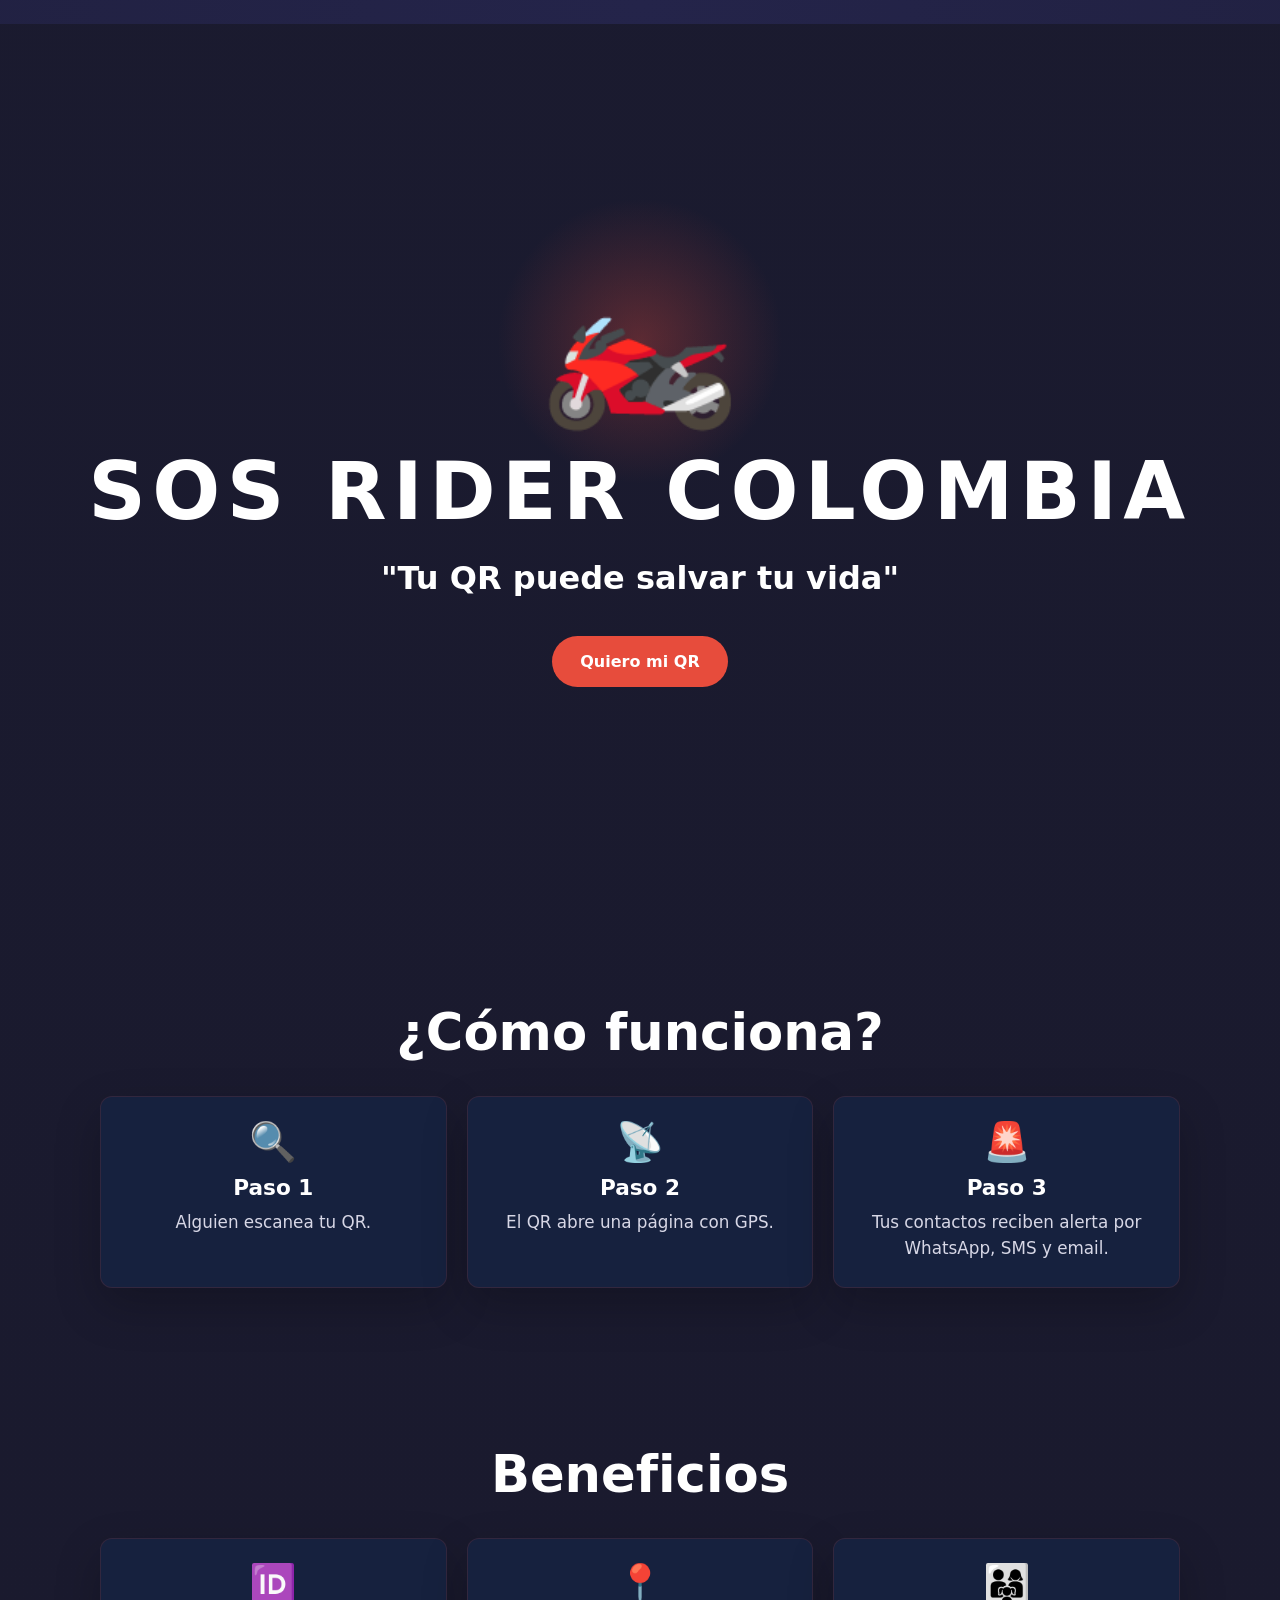
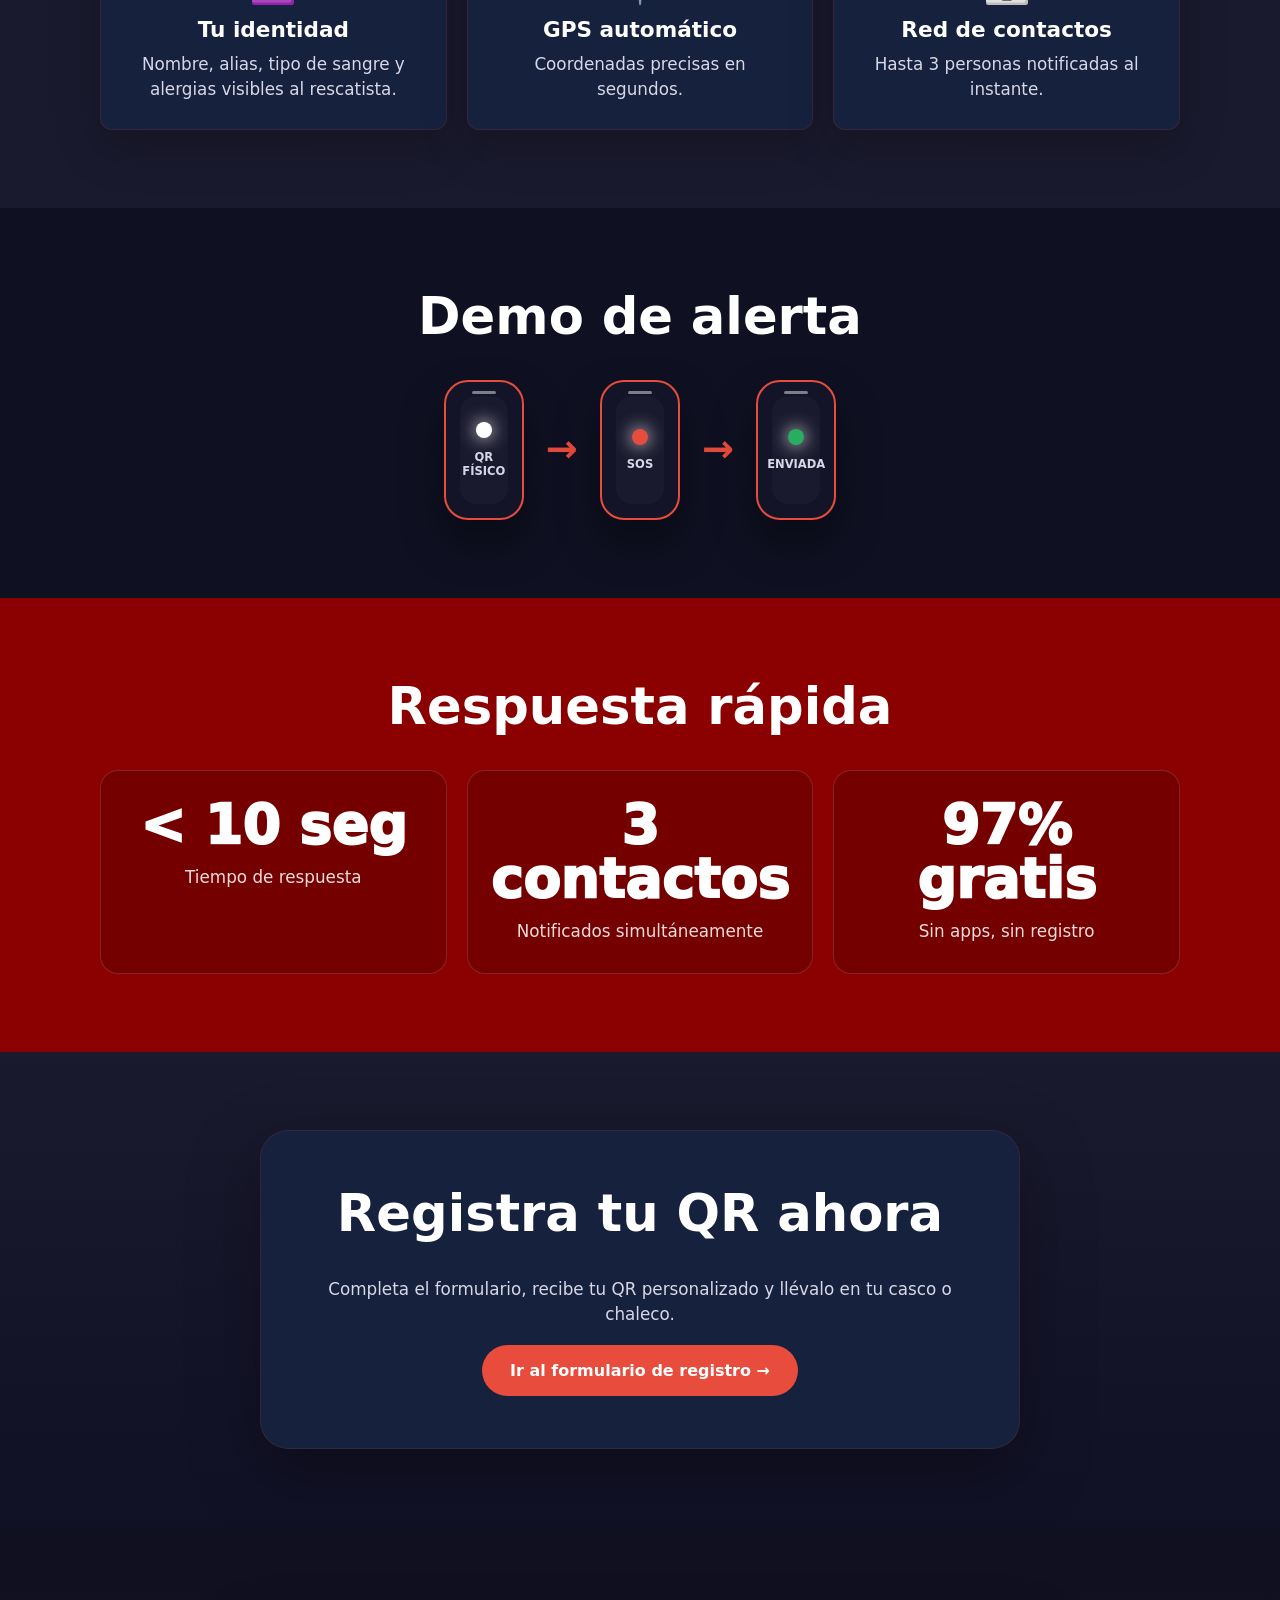
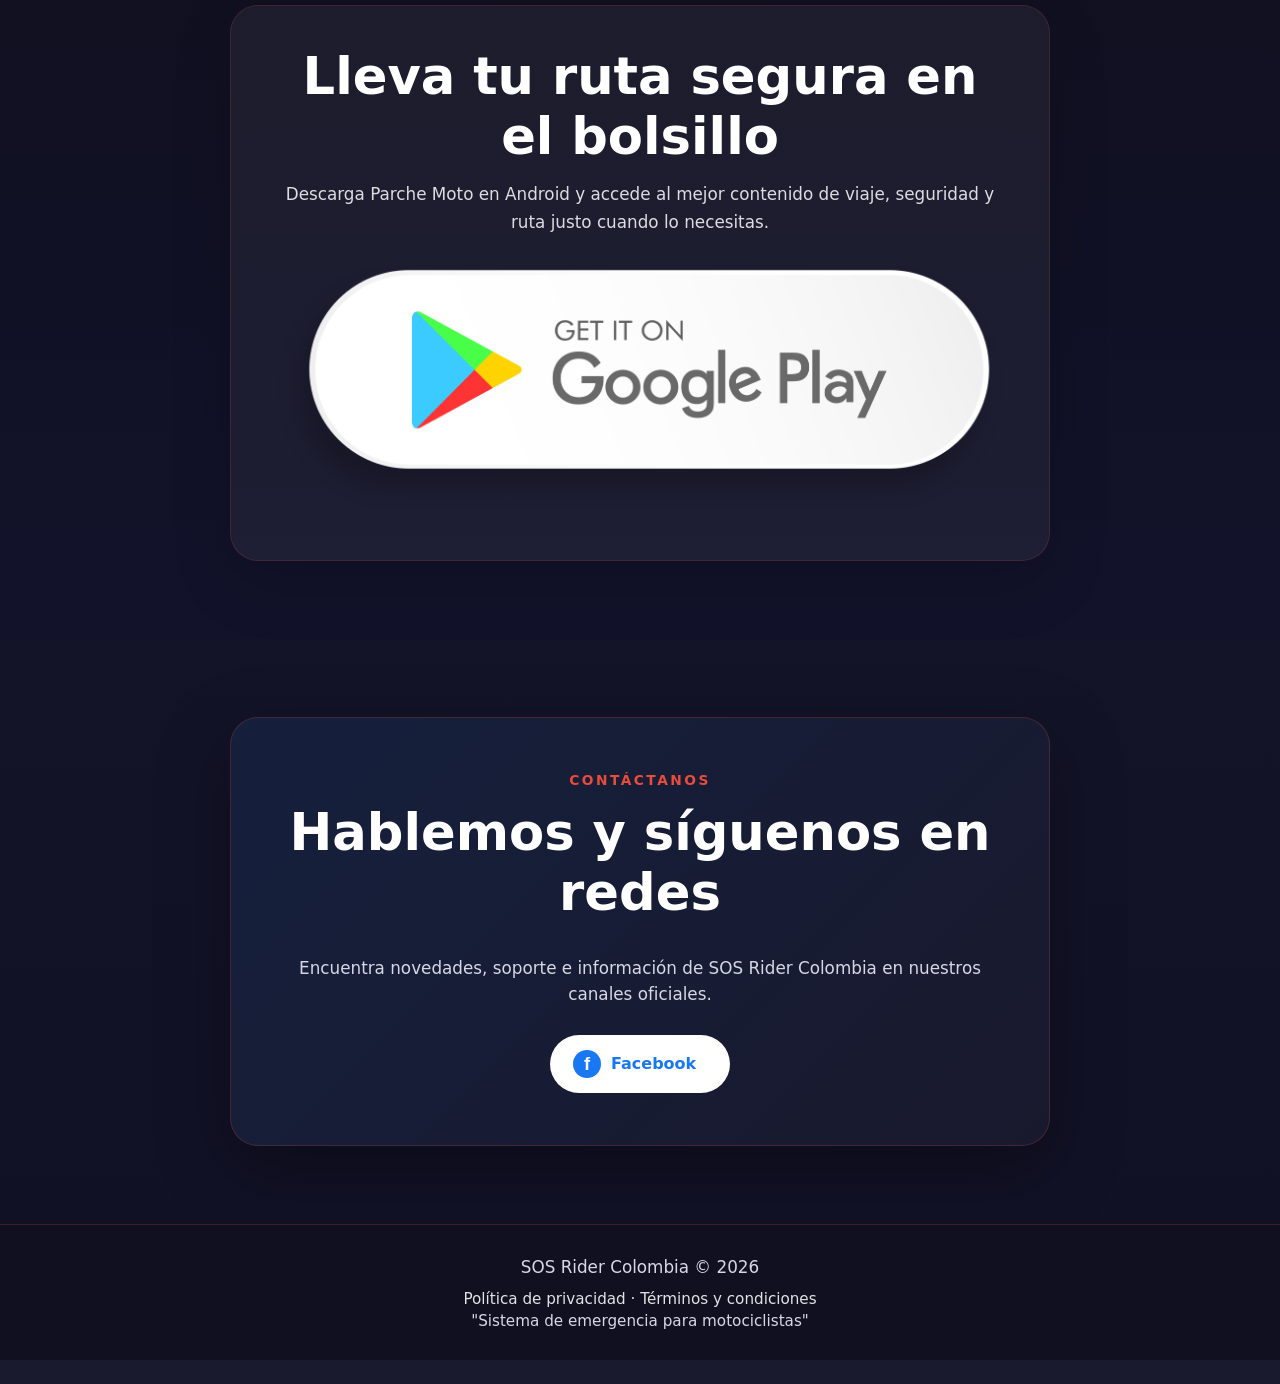
<file: index.html>
<!DOCTYPE html>
<html lang="es">
<head>
  <meta charset="UTF-8">
  <meta name="viewport" content="width=device-width, initial-scale=1.0, viewport-fit=cover">
  <!-- Primary SEO -->
  <meta name="description" content="SOS Rider Colombia: sistema de emergencia gratuito para motociclistas. Registra tu QR, llévalo en tu casco o moto y tus contactos recibirán tu ubicación GPS en segundos si hay un accidente.">
  <meta name="keywords" content="SOS Rider Colombia, QR emergencia moto, seguridad motociclistas Colombia, sistema emergencia motociclistas, QR casco moto, alerta emergencia GPS moto Colombia">
  <meta name="author" content="SOS Rider Colombia">
  <meta name="robots" content="index, follow">
  <link rel="canonical" href="https://luissuarez89.github.io/SOS-Rider/">

  <!-- Open Graph (Facebook, WhatsApp) -->
  <meta property="og:type" content="website">
  <meta property="og:url" content="https://luissuarez89.github.io/SOS-Rider/">
  <meta property="og:title" content="SOS Rider Colombia — Tu QR puede salvar tu vida">
  <meta property="og:description" content="Sistema de emergencia gratuito para motociclistas. Un QR en tu casco alerta a tus contactos con tu ubicación GPS si hay un accidente.">
  <meta property="og:image" content="https://luissuarez89.github.io/SOS-Rider/og-image.jpg">
  <meta property="og:locale" content="es_CO">
  <meta property="og:site_name" content="SOS Rider Colombia">

  <!-- Twitter Card -->
  <meta name="twitter:card" content="summary_large_image">
  <meta name="twitter:title" content="SOS Rider Colombia — Tu QR puede salvar tu vida">
  <meta name="twitter:description" content="Sistema de emergencia gratuito para motociclistas colombianos. Registra tu QR gratis.">
  <meta name="twitter:image" content="https://luissuarez89.github.io/SOS-Rider/og-image.jpg">

  <link rel="preconnect" href="https://script.google.com">
  <link rel="dns-prefetch" href="https://api.qrserver.com">
  <meta name="theme-color" content="#1a1a2e">
  <meta name="mobile-web-app-capable" content="yes">
  <meta name="apple-mobile-web-app-capable" content="yes">
  <meta name="apple-mobile-web-app-status-bar-style" content="black-translucent">
  <meta name="apple-mobile-web-app-title" content="SOS Rider">
  <title>SOS Rider Colombia — Sistema de emergencia gratuito para motociclistas</title>

  <!-- CSS Files -->
  <link rel="stylesheet" href="css/variables.css">
  <link rel="stylesheet" href="css/base.css">
  <link rel="stylesheet" href="css/layout.css">
  <link rel="stylesheet" href="css/components.css">
  <link rel="stylesheet" href="css/animations.css">
  <link rel="stylesheet" href="css/landing.css">
</head>
<body>
  <main class="app" aria-live="polite">

    <section id="screen-landing" class="screen">
      <div class="landing-wrap">
        <section class="landing-hero" aria-labelledby="landing-title">
          <div class="hero-content">
            <div class="hero-emoji" aria-hidden="true">🏍️</div>
            <h1 id="landing-title" class="landing-title">SOS Rider Colombia</h1>
            <p class="landing-tagline">"Tu QR puede salvar tu vida"</p>
            <button id="landing-cta" class="landing-cta" type="button">Quiero mi QR</button>
          </div>
        </section>

        <section class="landing-section" aria-labelledby="how-title">
          <div class="landing-section-inner">
            <h2 id="how-title" class="landing-heading">¿Cómo funciona?</h2>
            <div class="landing-grid">
              <article class="landing-card">
                <span class="landing-card-icon" aria-hidden="true">🔍</span>
                <h3>Paso 1</h3>
                <p>Alguien escanea tu QR.</p>
              </article>
              <article class="landing-card">
                <span class="landing-card-icon" aria-hidden="true">📡</span>
                <h3>Paso 2</h3>
                <p>El QR abre una página con GPS.</p>
              </article>
              <article class="landing-card">
                <span class="landing-card-icon" aria-hidden="true">🚨</span>
                <h3>Paso 3</h3>
                <p>Tus contactos reciben alerta por WhatsApp, SMS y email.</p>
              </article>
            </div>
          </div>
        </section>

        <section class="landing-section" aria-labelledby="benefits-title">
          <div class="landing-section-inner">
            <h2 id="benefits-title" class="landing-heading">Beneficios</h2>
            <div class="landing-grid">
              <article class="landing-card">
                <span class="landing-card-icon" aria-hidden="true">🆔</span>
                <h3>Tu identidad</h3>
                <p>Nombre, alias, tipo de sangre y alergias visibles al rescatista.</p>
              </article>
              <article class="landing-card">
                <span class="landing-card-icon" aria-hidden="true">📍</span>
                <h3>GPS automático</h3>
                <p>Coordenadas precisas en segundos.</p>
              </article>
              <article class="landing-card">
                <span class="landing-card-icon" aria-hidden="true">👨‍👩‍👧</span>
                <h3>Red de contactos</h3>
                <p>Hasta 3 personas notificadas al instante.</p>
              </article>
            </div>
          </div>
        </section>

        <section class="landing-section demo-section" aria-labelledby="demo-title">
          <div class="landing-section-inner">
            <h2 id="demo-title" class="landing-heading">Demo de alerta</h2>
            <div class="demo-flow" aria-label="Flujo de QR físico a pantalla SOS y alerta enviada">
              <div class="phone-mockup" aria-label="QR físico">
                <div class="phone-screen">
                  <span class="phone-dot qr" aria-hidden="true"></span>
                  <span class="phone-label">QR físico</span>
                </div>
              </div>
              <div class="demo-arrow" aria-hidden="true">→</div>
              <div class="phone-mockup" aria-label="Pantalla SOS">
                <div class="phone-screen">
                  <span class="phone-dot sos" aria-hidden="true"></span>
                  <span class="phone-label">SOS</span>
                </div>
              </div>
              <div class="demo-arrow" aria-hidden="true">→</div>
              <div class="phone-mockup" aria-label="Alerta enviada">
                <div class="phone-screen">
                  <span class="phone-dot sent" aria-hidden="true"></span>
                  <span class="phone-label">Enviada</span>
                </div>
              </div>
            </div>
          </div>
        </section>

        <section id="landing-stats" class="landing-section stats-section" aria-labelledby="stats-title">
          <div class="landing-section-inner">
            <h2 id="stats-title" class="landing-heading">Respuesta rápida</h2>
            <div class="landing-grid">
              <div class="stat-card">
                <span class="stat-number"><span class="stat-prefix">&lt; </span><span class="count-up" data-target="10">0</span><span class="stat-suffix"> seg</span></span>
                <p class="stat-label">Tiempo de respuesta</p>
              </div>
              <div class="stat-card">
                <span class="stat-number"><span class="count-up" data-target="3">0</span><span class="stat-suffix"> contactos</span></span>
                <p class="stat-label">Notificados simultáneamente</p>
              </div>
              <div class="stat-card">
                <span class="stat-number"><span class="count-up" data-target="100">0</span><span class="stat-suffix">% gratis</span></span>
                <p class="stat-label">Sin apps, sin registro</p>
              </div>
            </div>
          </div>
        </section>

        <section id="section-register" class="landing-section register-section" aria-label="Registro" aria-labelledby="register-title">
          <div class="landing-section-inner">
            <div class="register-panel">
              <h2 id="register-title" class="landing-heading">Registra tu QR ahora</h2>
              <p>Completa el formulario, recibe tu QR personalizado y llévalo en tu casco o chaleco.</p>
              <a class="register-btn" href="https://forms.gle/eVotSEsrQuvvetvJ6" target="_blank" rel="noopener noreferrer">Ir al formulario de registro →</a>
            </div>
          </div>
        </section>

        <section class="landing-section promo-section" aria-labelledby="promo-title">
          <div class="landing-section-inner">
            <div class="promo-card">
              <h2 id="promo-title" class="landing-heading">Lleva tu ruta segura en el bolsillo</h2>
              <p>Descarga Parche Moto en Android y accede al mejor contenido de viaje, seguridad y ruta justo cuando lo necesitas.</p>
              <a class="promo-btn" href="https://play.google.com/store/apps/details?id=com.zerausk.parchemoto&pcampaignid=web_share" target="_blank" rel="noopener noreferrer">
                <img src="resources/vecteezy_google-play-store-download-button-in-white-colors-download_12871364.png" alt="Descargar de Play Store" class="promo-btn__icon">
              </a>
            </div>
          </div>
        </section>

        <section id="section-contact" class="landing-section contact-section" aria-labelledby="contact-title">
          <div class="landing-section-inner">
            <div class="contact-panel">
              <span class="contact-kicker">Contáctanos</span>
              <h2 id="contact-title" class="landing-heading">Hablemos y síguenos en redes</h2>
              <p>Encuentra novedades, soporte e información de SOS Rider Colombia en nuestros canales oficiales.</p>
              <div id="contact-links" class="contact-links" aria-label="Canales oficiales de contacto"></div>
            </div>
          </div>
        </section>

        <footer class="landing-footer">
          <p>SOS Rider Colombia © 2026</p>
          <p class="footer-links"><a href="politicas/">Política de privacidad</a> · <a href="terminos/">Términos y condiciones</a></p>
          <small>"Sistema de emergencia para motociclistas"</small>
        </footer>
      </div>
    </section>

    <section id="screen-no-alias" class="screen">
      <div class="card">
        <div class="error-icon" aria-hidden="true">✕</div>
        <h2>QR inválido — no se encontró el alias del piloto</h2>
      </div>
    </section>

    <section id="screen-gps" class="screen">
      <div class="card">
        <div class="spinner" aria-hidden="true"></div>
        <h2 id="gps-title">Obteniendo ubicación GPS…</h2>
        <p id="gps-message">Permite el acceso a tu ubicación para enviar una alerta precisa.</p>
      </div>
    </section>

    <section id="screen-main" class="screen">
      <div class="card">
        <div class="icon" aria-hidden="true">🏍️</div>
        <h1>EMERGENCIA SOS</h1>
        <div class="alias-box">
          <div class="alias-label">Piloto</div>
          <div id="alias-value" class="alias-value"></div>
        </div>
        <div id="accuracy-value" class="accuracy">Precisión GPS: ±0m</div>
        <button id="open-confirm" class="sos-btn" type="button">🚨<span>ENVIAR ALERTA SOS</span></button>
        <p class="hint">Al presionar, se notificará a tus contactos de emergencia</p>
      </div>
    </section>

    <section id="screen-success" class="screen"></section>
  </main>

  <div id="modal-confirm" class="modal-overlay" role="dialog" aria-modal="true" aria-labelledby="modal-title">
    <div class="modal-card">
      <h2 id="modal-title">¿Confirmas que hay una emergencia?</h2>
      <p>Se enviará tu ubicación GPS a tus contactos</p>
      <div class="modal-actions">
        <button id="cancel-alert" class="modal-btn btn-cancel" type="button">Cancelar</button>
        <button id="send-alert" class="modal-btn btn-send" type="button">SÍ, ENVIAR ALERTA</button>
      </div>
    </div>
  </div>

  <!-- JavaScript Modules -->
  <script src="js/constants.js"></script>
  <script src="js/geolocation.js"></script>
  <script src="js/ui.js"></script>
  <script src="js/alerts.js"></script>
  <script src="js/animations.js"></script>
  <script src="js/app.js"></script>

  <script type="application/ld+json">
  {
    "@context": "https://schema.org",
    "@type": "WebApplication",
    "name": "SOS Rider Colombia",
    "url": "https://luissuarez89.github.io/SOS-Rider/",
    "description": "Sistema de emergencia gratuito para motociclistas colombianos basado en códigos QR y geolocalización GPS.",
    "applicationCategory": "SafetyApplication",
    "operatingSystem": "Any",
    "offers": {
      "@type": "Offer",
      "price": "0",
      "priceCurrency": "COP"
    },
    "inLanguage": "es-CO",
    "creator": {
      "@type": "Organization",
      "name": "SOS Rider Colombia",
      "url": "https://luissuarez89.github.io/SOS-Rider/"
    }
  }
  </script>
</body>
</html>
</file>
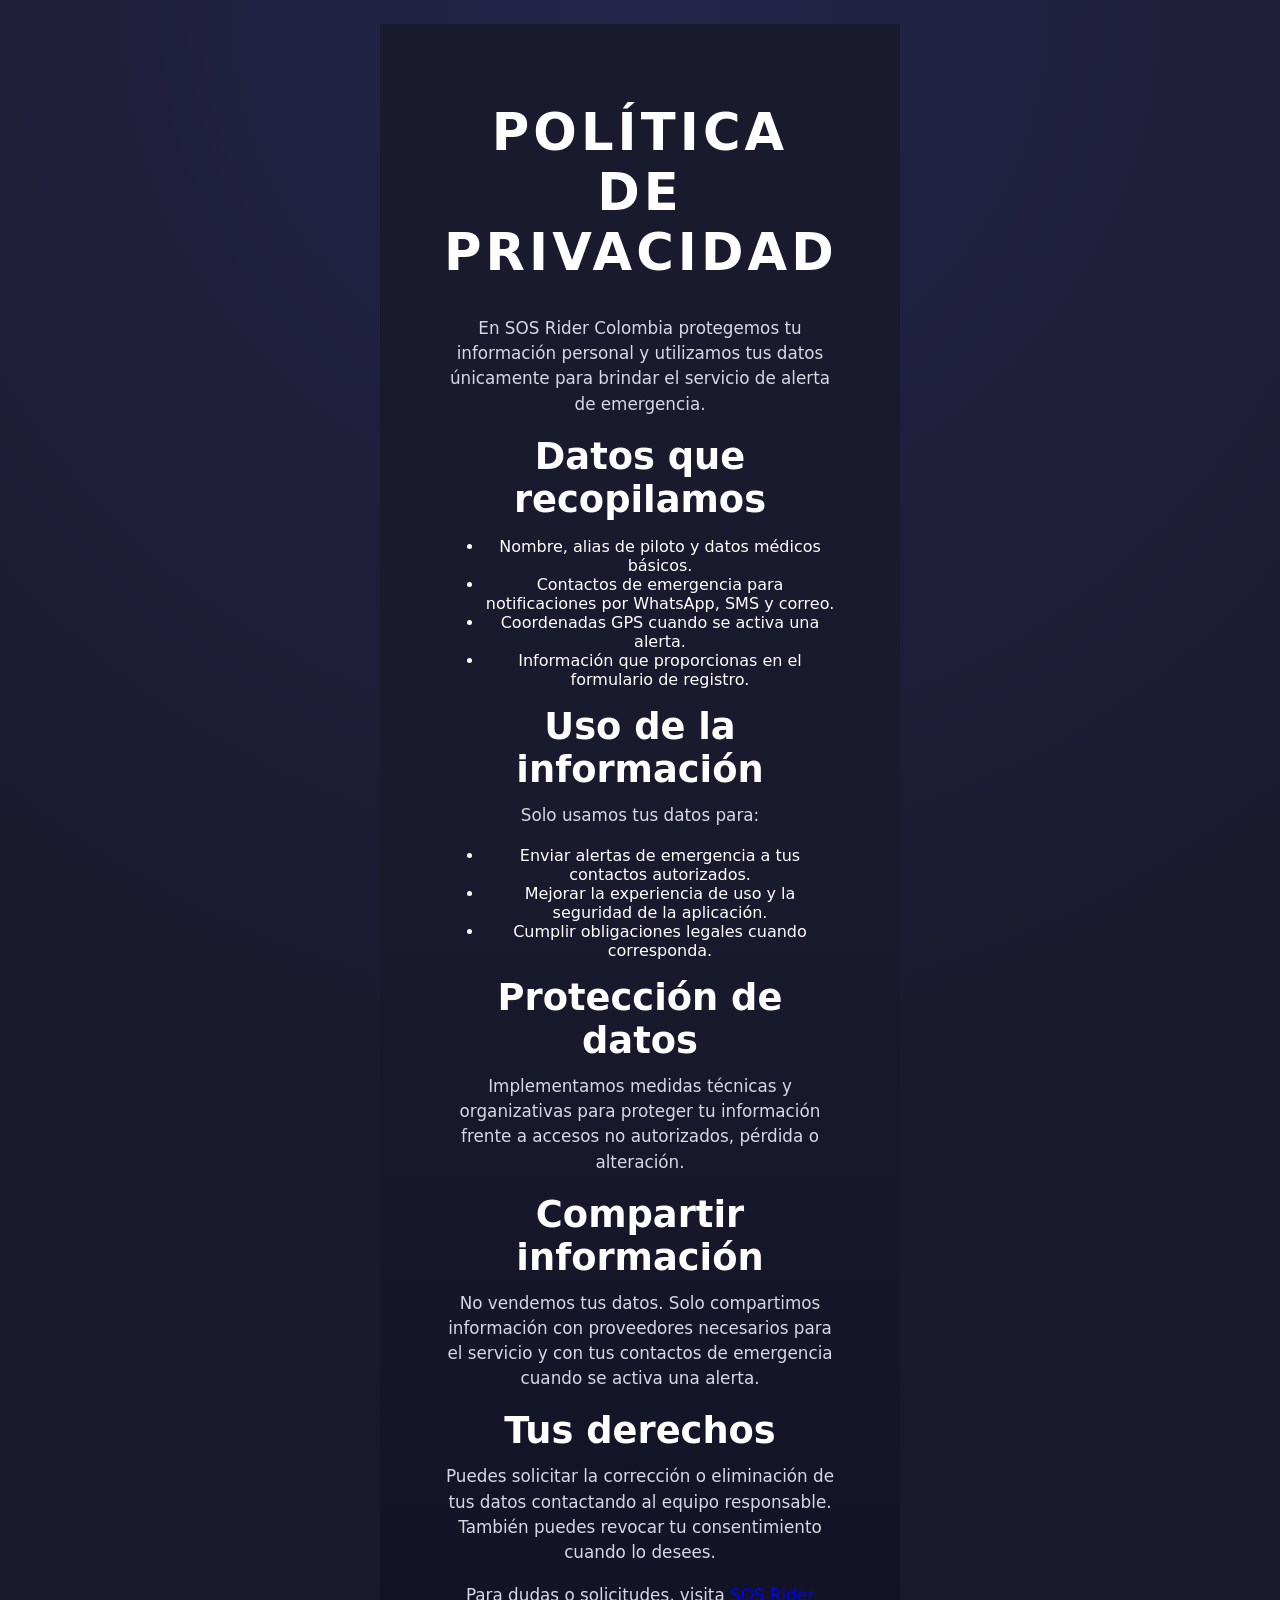
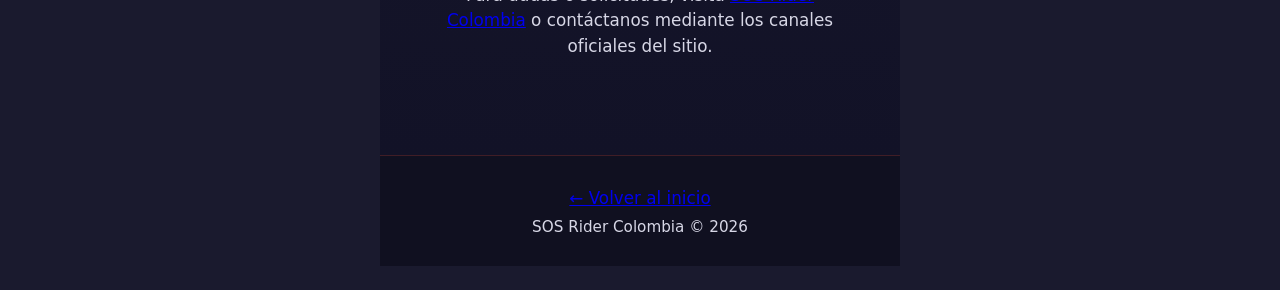
<file: politicas/index.html>
<!DOCTYPE html>
<html lang="es">
<head>
  <meta charset="UTF-8">
  <meta name="viewport" content="width=device-width, initial-scale=1.0, viewport-fit=cover">
  <meta name="description" content="Política de privacidad de SOS Rider Colombia, explicando cómo se usan y protegen los datos del usuario en emergencias.">
  <meta name="theme-color" content="#e63946">
  <title>Política de privacidad | SOS Rider Colombia</title>
  <link rel="stylesheet" href="../css/variables.css">
  <link rel="stylesheet" href="../css/base.css">
  <link rel="stylesheet" href="../css/layout.css">
  <link rel="stylesheet" href="../css/components.css">
  <link rel="stylesheet" href="../css/animations.css">
  <link rel="stylesheet" href="../css/landing.css">
</head>
<body>
  <main class="app">
    <section class="screen is-active">
      <div class="landing-wrap">
        <section class="landing-section" aria-labelledby="privacy-title">
          <div class="landing-section-inner">
            <h1 id="privacy-title" class="landing-heading">Política de privacidad</h1>
            <p>En SOS Rider Colombia protegemos tu información personal y utilizamos tus datos únicamente para brindar el servicio de alerta de emergencia.</p>

            <h2>Datos que recopilamos</h2>
            <ul>
              <li>Nombre, alias de piloto y datos médicos básicos.</li>
              <li>Contactos de emergencia para notificaciones por WhatsApp, SMS y correo.</li>
              <li>Coordenadas GPS cuando se activa una alerta.</li>
              <li>Información que proporcionas en el formulario de registro.</li>
            </ul>

            <h2>Uso de la información</h2>
            <p>Solo usamos tus datos para:</p>
            <ul>
              <li>Enviar alertas de emergencia a tus contactos autorizados.</li>
              <li>Mejorar la experiencia de uso y la seguridad de la aplicación.</li>
              <li>Cumplir obligaciones legales cuando corresponda.</li>
            </ul>

            <h2>Protección de datos</h2>
            <p>Implementamos medidas técnicas y organizativas para proteger tu información frente a accesos no autorizados, pérdida o alteración.</p>

            <h2>Compartir información</h2>
            <p>No vendemos tus datos. Solo compartimos información con proveedores necesarios para el servicio y con tus contactos de emergencia cuando se activa una alerta.</p>

            <h2>Tus derechos</h2>
            <p>Puedes solicitar la corrección o eliminación de tus datos contactando al equipo responsable. También puedes revocar tu consentimiento cuando lo desees.</p>

            <p>Para dudas o solicitudes, visita <a href="../index.html">SOS Rider Colombia</a> o contáctanos mediante los canales oficiales del sitio.</p>
          </div>
        </section>
        <footer class="landing-footer">
          <p><a href="../index.html">← Volver al inicio</a></p>
          <small>SOS Rider Colombia © 2026</small>
        </footer>
      </div>
    </section>
  </main>
</body>
</html>
</file>
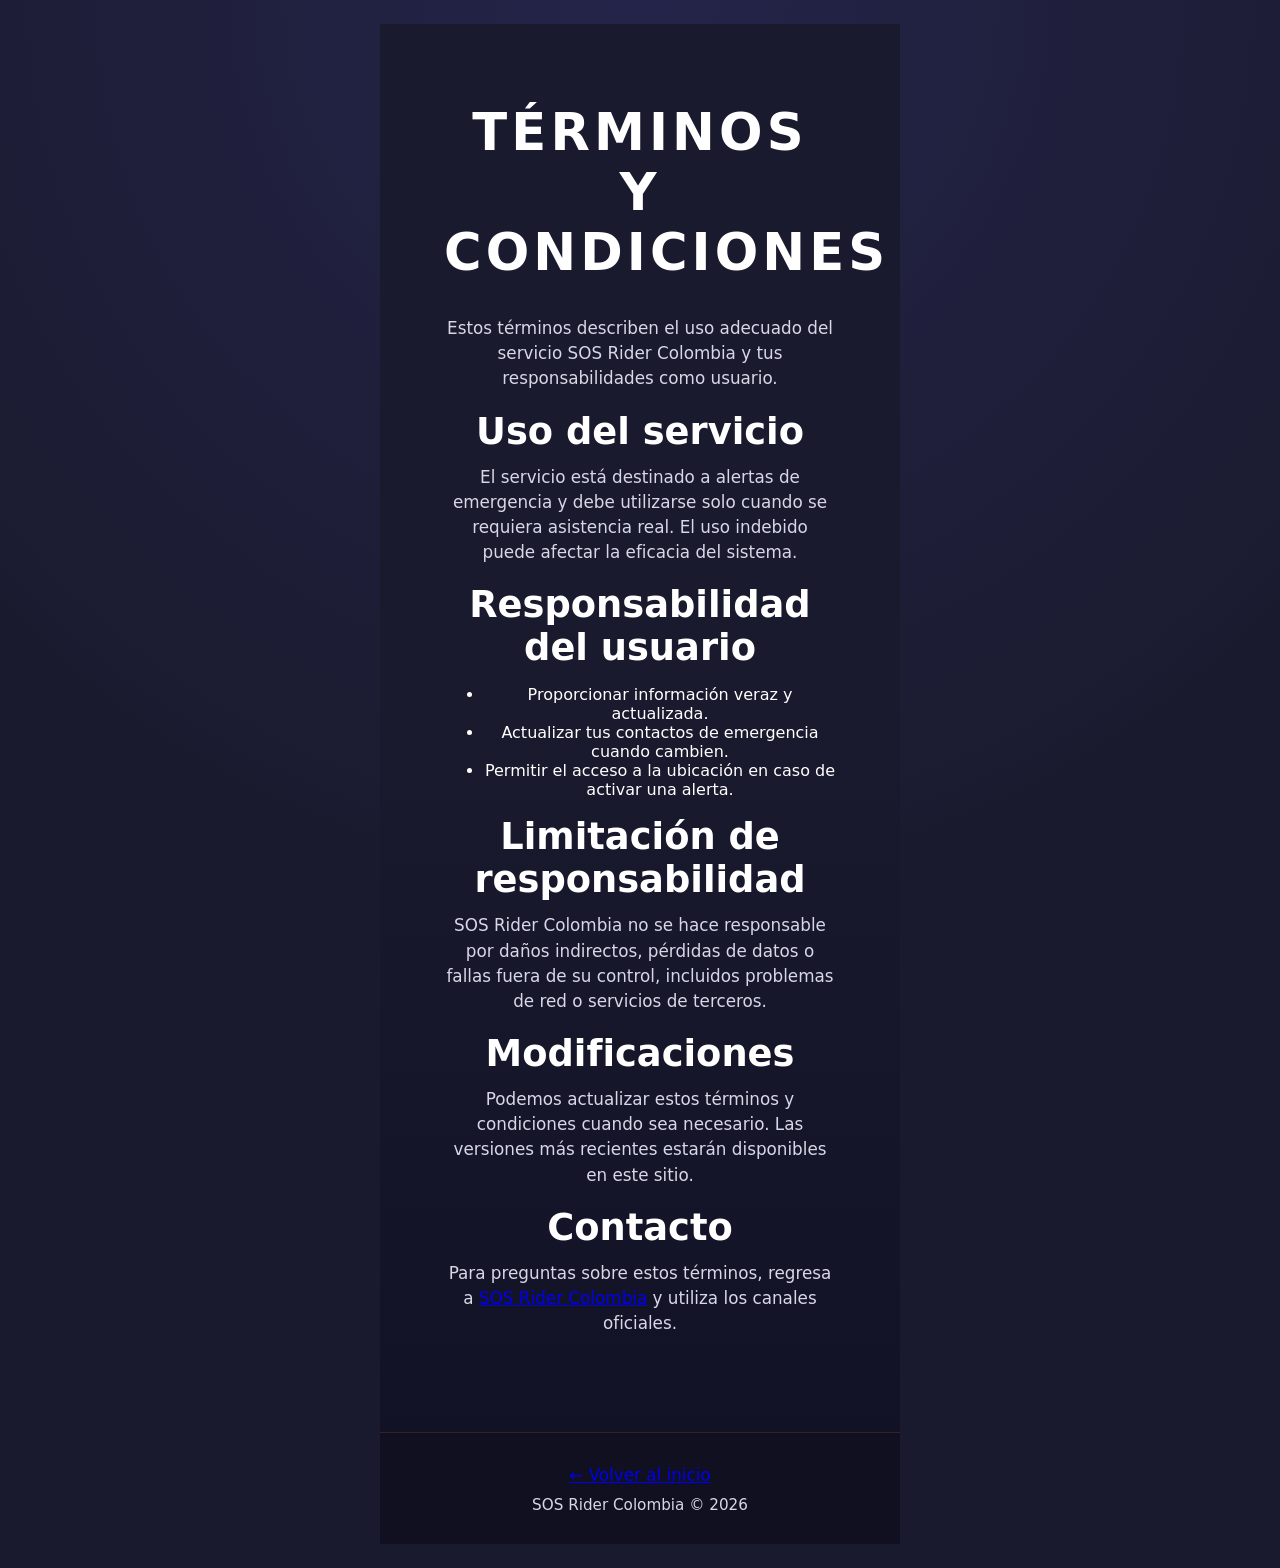
<file: terminos/index.html>
<!DOCTYPE html>
<html lang="es">
<head>
  <meta charset="UTF-8">
  <meta name="viewport" content="width=device-width, initial-scale=1.0, viewport-fit=cover">
  <meta name="description" content="Términos y condiciones de uso de SOS Rider Colombia para el uso responsable del servicio de alerta de emergencia.">
  <meta name="theme-color" content="#e63946">
  <title>Términos y condiciones | SOS Rider Colombia</title>
  <link rel="stylesheet" href="../css/variables.css">
  <link rel="stylesheet" href="../css/base.css">
  <link rel="stylesheet" href="../css/layout.css">
  <link rel="stylesheet" href="../css/components.css">
  <link rel="stylesheet" href="../css/animations.css">
  <link rel="stylesheet" href="../css/landing.css">
</head>
<body>
  <main class="app">
    <section class="screen is-active">
      <div class="landing-wrap">
        <section class="landing-section" aria-labelledby="terms-title">
          <div class="landing-section-inner">
            <h1 id="terms-title" class="landing-heading">Términos y condiciones</h1>
            <p>Estos términos describen el uso adecuado del servicio SOS Rider Colombia y tus responsabilidades como usuario.</p>

            <h2>Uso del servicio</h2>
            <p>El servicio está destinado a alertas de emergencia y debe utilizarse solo cuando se requiera asistencia real. El uso indebido puede afectar la eficacia del sistema.</p>

            <h2>Responsabilidad del usuario</h2>
            <ul>
              <li>Proporcionar información veraz y actualizada.</li>
              <li>Actualizar tus contactos de emergencia cuando cambien.</li>
              <li>Permitir el acceso a la ubicación en caso de activar una alerta.</li>
            </ul>

            <h2>Limitación de responsabilidad</h2>
            <p>SOS Rider Colombia no se hace responsable por daños indirectos, pérdidas de datos o fallas fuera de su control, incluidos problemas de red o servicios de terceros.</p>

            <h2>Modificaciones</h2>
            <p>Podemos actualizar estos términos y condiciones cuando sea necesario. Las versiones más recientes estarán disponibles en este sitio.</p>

            <h2>Contacto</h2>
            <p>Para preguntas sobre estos términos, regresa a <a href="../index.html">SOS Rider Colombia</a> y utiliza los canales oficiales.</p>
          </div>
        </section>
        <footer class="landing-footer">
          <p><a href="../index.html">← Volver al inicio</a></p>
          <small>SOS Rider Colombia © 2026</small>
        </footer>
      </div>
    </section>
  </main>
</body>
</html>
</file>
<file: css/variables.css>
:root {
  --bg: #1a1a2e;
  --red: #e74c3c;
  --red-dark: #c0392b;
  --green: #27ae60;
  --text: #ffffff;
  --muted: #d7d7e6;
  --card: rgba(255, 255, 255, 0.1);
  --card-strong: rgba(255, 255, 255, 0.16);
  --shadow: rgba(0, 0, 0, 0.35);
}
</file>
<file: css/base.css>
* {
  box-sizing: border-box;
}

html,
body {
  min-height: 100%;
  margin: 0;
}

body {
  align-items: center;
  background: radial-gradient(circle at top, #24244a 0%, var(--bg) 55%);
  color: var(--text);
  display: flex;
  font-family: system-ui, -apple-system, BlinkMacSystemFont, "Segoe UI", sans-serif;
  justify-content: center;
  padding: 24px;
  text-align: center;
}

button {
  font: inherit;
}

h1,
h2,
p {
  margin-top: 0;
}

h1 {
  font-size: clamp(2.2rem, 9vw, 4rem);
  letter-spacing: 0.08em;
  margin-bottom: 18px;
  text-transform: uppercase;
}

h2 {
  font-size: clamp(1.6rem, 7vw, 2.3rem);
  margin-bottom: 12px;
}

p {
  color: var(--muted);
  font-size: 1.05rem;
  line-height: 1.5;
  margin-bottom: 18px;
}
</file>
<file: css/layout.css>
.app {
  max-width: 520px;
  width: 100%;
}

.screen {
  align-items: center;
  display: none;
  flex-direction: column;
  justify-content: center;
  min-height: calc(100vh - 48px);
  width: 100%;
}

.screen.is-active {
  display: flex;
}

.card {
  align-items: center;
  background: var(--card);
  border: 1px solid rgba(255, 255, 255, 0.16);
  border-radius: 28px;
  box-shadow: 0 24px 70px var(--shadow);
  display: flex;
  flex-direction: column;
  padding: 32px 24px;
  width: 100%;
}

@media (min-width: 460px) {
  .card {
    padding: 42px 34px;
  }
}

.icon {
  font-size: 76px;
  line-height: 1;
  margin-bottom: 18px;
}

.error-icon {
  align-items: center;
  background: var(--red);
  border-radius: 50%;
  display: inline-flex;
  font-size: 54px;
  font-weight: 900;
  height: 96px;
  justify-content: center;
  line-height: 1;
  margin-bottom: 20px;
  width: 96px;
}

.success-icon {
  font-size: 72px;
  margin-bottom: 16px;
}

.alias-box {
  background: var(--card-strong);
  border: 2px solid rgba(231, 76, 60, 0.75);
  border-radius: 18px;
  margin-bottom: 18px;
  padding: 14px 18px;
  width: 100%;
}

.alias-label,
.accuracy {
  color: var(--muted);
  font-size: 0.95rem;
}

.alias-value {
  color: var(--text);
  font-size: clamp(1.5rem, 7vw, 2.25rem);
  font-weight: 800;
  margin-top: 4px;
  overflow-wrap: anywhere;
}

.accuracy {
  margin-bottom: 34px;
}

.hint {
  color: var(--muted);
  font-size: 0.95rem;
  margin-bottom: 0;
}

.spinner {
  animation: spin 1s linear infinite;
  border: 8px solid rgba(255, 255, 255, 0.18);
  border-radius: 50%;
  border-top-color: var(--red);
  height: 92px;
  margin-bottom: 28px;
  width: 92px;
}

.modal-overlay {
  align-items: center;
  background: rgba(0, 0, 0, 0.76);
  display: none;
  inset: 0;
  justify-content: center;
  padding: 24px;
  position: fixed;
  z-index: 10;
}

.modal-overlay.is-active {
  display: flex;
}

.modal-card {
  background: #24243e;
  border: 1px solid rgba(255, 255, 255, 0.18);
  border-radius: 26px;
  box-shadow: 0 24px 80px rgba(0, 0, 0, 0.55);
  max-width: 440px;
  padding: 28px 22px;
  width: 100%;
}

.modal-actions {
  display: grid;
  gap: 12px;
  grid-template-columns: 1fr;
  margin-top: 8px;
}

@media (min-width: 460px) {
  .modal-actions {
    grid-template-columns: 1fr 1.4fr;
  }
}

.success-subtitle {
  color: #a0a0b0;
  margin-bottom: 24px;
}

.success-card {
  background: #16213e;
  border: 1px solid #27ae6044;
  border-radius: 12px;
  padding: 16px;
  width: 100%;
  max-width: 340px;
  margin-bottom: 24px;
}

.success-row {
  display: flex;
  justify-content: space-between;
  padding: 8px 0;
  border-bottom: 1px solid #ffffff11;
  font-size: 14px;
  gap: 16px;
}

.success-row:last-child {
  border-bottom: none;
}

.success-label {
  color: #a0a0b0;
}

.success-value {
  color: white;
  font-weight: 500;
  text-align: right;
}

.success-ok {
  color: #27ae60;
}

.success-footer {
  color: #666;
  font-size: 12px;
  text-align: center;
  max-width: 300px;
  margin-bottom: 0;
}
</file>
<file: css/components.css>
.sos-btn {
  align-items: center;
  animation: pulse 2s infinite;
  background: var(--red);
  border: 0;
  border-radius: 50%;
  box-shadow: 0 16px 36px rgba(231, 76, 60, 0.28);
  color: var(--text);
  cursor: pointer;
  display: flex;
  flex-direction: column;
  font-size: 1.45rem;
  font-weight: 900;
  gap: 8px;
  height: 220px;
  justify-content: center;
  line-height: 1.15;
  margin-bottom: 28px;
  padding: 24px;
  text-transform: uppercase;
  transition: transform 160ms ease, background 160ms ease;
  width: 220px;
}

.sos-btn:hover,
.sos-btn:focus-visible {
  background: var(--red-dark);
  transform: scale(1.03);
}

.sos-btn:active {
  transform: scale(0.98);
}

.landing-cta,
.register-btn {
  background: var(--red);
  border: 0;
  border-radius: 999px;
  color: var(--text);
  cursor: pointer;
  display: inline-flex;
  font-weight: 900;
  padding: 16px 28px;
  text-decoration: none;
  transition: transform 160ms ease, background 160ms ease, box-shadow 160ms ease;
}

.landing-cta:hover,
.landing-cta:focus-visible,
.register-btn:hover,
.register-btn:focus-visible {
  background: var(--red-dark);
  box-shadow: 0 12px 28px rgba(231, 76, 60, 0.26);
  transform: translateY(-2px);
}

.maps-button {
  display: block;
  background: #1a6b3c;
  color: white;
  text-decoration: none;
  padding: 14px 32px;
  border-radius: 10px;
  margin-bottom: 16px;
  font-size: 16px;
  transition: transform 160ms ease, opacity 160ms ease;
}

.maps-button:hover,
.maps-button:focus-visible {
  opacity: 0.92;
  transform: translateY(-1px);
}

.modal-btn {
  border: 0;
  border-radius: 999px;
  cursor: pointer;
  font-weight: 800;
  padding: 14px 20px;
  text-decoration: none;
  transition: transform 160ms ease, opacity 160ms ease;
}

.modal-btn:hover,
.modal-btn:focus-visible {
  opacity: 0.92;
  transform: translateY(-1px);
}

.btn-cancel {
  background: #6c757d;
  color: var(--text);
}

.btn-send {
  background: var(--red);
  color: var(--text);
}
</file>
<file: css/animations.css>
@keyframes pulse {
  0%   { box-shadow: 0 0 0 0 rgba(231, 76, 60, 0.7); }
  70%  { box-shadow: 0 0 0 30px rgba(231, 76, 60, 0); }
  100% { box-shadow: 0 0 0 0 rgba(231, 76, 60, 0); }
}

@keyframes spin {
  to { transform: rotate(360deg); }
}

@keyframes heroPulse {
  0%, 100% { opacity: 0.56; transform: translate(-50%, -50%) scale(0.9); }
  50% { opacity: 1; transform: translate(-50%, -50%) scale(1.12); }
}

@keyframes arrowPulse {
  0%, 100% { opacity: 0.35; transform: scale(0.92); }
  50% { opacity: 1; transform: scale(1.08); }
}

@media (max-width: 560px) {
  @keyframes arrowPulseMobile {
    0%, 100% { opacity: 0.35; transform: rotate(90deg) scale(0.92); }
    50% { opacity: 1; transform: rotate(90deg) scale(1.08); }
  }
}
</file>
<file: css/landing.css>
#screen-landing {
  align-items: stretch;
  color: var(--text);
  justify-content: flex-start;
  margin-left: calc(50% - 50vw);
  min-height: 100dvh;
  text-align: center;
  width: 100vw;
}

#screen-landing.is-active {
  display: flex;
}

.landing-wrap {
  background: linear-gradient(180deg, rgba(26, 26, 46, 0.96) 0%, var(--bg) 46%, #111126 100%);
  min-height: 100dvh;
  overflow: hidden;
  width: 100%;
}

.landing-section {
  padding: 78px clamp(20px, 5vw, 64px);
}

.landing-section-inner {
  margin: 0 auto;
  max-width: 1080px;
  width: 100%;
}

.landing-hero {
  align-items: center;
  display: flex;
  justify-content: center;
  min-height: 100dvh;
  padding: 56px 24px;
  position: relative;
}

.hero-content {
  align-items: center;
  display: flex;
  flex-direction: column;
  position: relative;
  z-index: 1;
}

.hero-emoji {
  font-size: clamp(5.5rem, 19vw, 10rem);
  line-height: 1;
  margin-bottom: 24px;
  position: relative;
}

.hero-emoji::before {
  animation: heroPulse 3s ease-in-out infinite;
  background: radial-gradient(circle, rgba(231, 76, 60, 0.32) 0%, rgba(231, 76, 60, 0.12) 42%, rgba(231, 76, 60, 0) 70%);
  border-radius: 50%;
  content: '';
  height: 1.8em;
  left: 50%;
  position: absolute;
  top: 50%;
  transform: translate(-50%, -50%);
  width: 1.8em;
  z-index: -1;
}

.landing-title {
  font-size: clamp(2.4rem, 9vw, 5rem);
  letter-spacing: 0.08em;
  margin-bottom: 16px;
  text-transform: uppercase;
}

.landing-tagline {
  color: var(--text);
  font-size: clamp(1.25rem, 4vw, 2rem);
  font-weight: 700;
  margin-bottom: 34px;
}

.landing-heading {
  font-size: clamp(2rem, 6vw, 3.2rem);
  margin-bottom: 34px;
}

.landing-grid {
  display: grid;
  gap: 20px;
  grid-template-columns: repeat(auto-fit, minmax(240px, 1fr));
}

.landing-card {
  background: #16213e;
  border: 1px solid #e74c3c22;
  border-radius: 12px;
  box-shadow: 0 18px 46px rgba(0, 0, 0, 0.22);
  padding: 26px 22px;
  transition: transform 180ms ease, border-color 180ms ease, box-shadow 180ms ease;
}

.landing-card:hover,
.landing-card:focus-within {
  border-color: rgba(231, 76, 60, 0.42);
  box-shadow: 0 24px 56px rgba(0, 0, 0, 0.32);
  transform: translateY(-4px);
}

.landing-card-icon {
  display: block;
  font-size: 2.4rem;
  line-height: 1;
  margin-bottom: 14px;
}

.landing-card h3 {
  font-size: 1.35rem;
  margin: 0 0 10px;
}

.landing-card p {
  margin-bottom: 0;
}

.demo-section {
  background: #0f1021;
}

.demo-flow {
  align-items: center;
  display: flex;
  flex-wrap: wrap;
  gap: 22px;
  justify-content: center;
}

.phone-mockup {
  align-items: center;
  background: #141429;
  border: 2px solid var(--red);
  border-radius: 24px;
  box-shadow: 0 22px 44px rgba(0, 0, 0, 0.35);
  display: flex;
  flex-direction: column;
  height: 140px;
  justify-content: center;
  padding: 14px;
  position: relative;
  width: 80px;
}

.phone-mockup::before {
  background: rgba(255, 255, 255, 0.45);
  border-radius: 999px;
  content: '';
  height: 3px;
  left: 50%;
  position: absolute;
  top: 9px;
  transform: translateX(-50%);
  width: 24px;
}

.phone-screen {
  align-items: center;
  background: #1a1a2e;
  border-radius: 16px;
  display: flex;
  flex-direction: column;
  gap: 12px;
  height: 100%;
  justify-content: center;
  width: 100%;
}

.phone-dot {
  background: var(--red);
  border-radius: 50%;
  box-shadow: 0 0 18px currentColor;
  height: 16px;
  width: 16px;
}

.phone-dot.qr { background: #ffffff; }
.phone-dot.sos { background: var(--red); }
.phone-dot.sent { background: var(--green); }

.phone-label {
  color: var(--muted);
  font-size: 0.72rem;
  font-weight: 800;
  text-transform: uppercase;
}

.demo-arrow {
  animation: arrowPulse 1.4s ease-in-out infinite;
  color: var(--red);
  font-size: 2.4rem;
  font-weight: 900;
  line-height: 1;
}

.stats-section {
  background: #8B0000;
}

.stat-card {
  background: rgba(0, 0, 0, 0.16);
  border: 1px solid rgba(255, 255, 255, 0.14);
  border-radius: 18px;
  padding: 28px 18px;
}

.stat-number {
  color: var(--text);
  display: block;
  font-size: clamp(2.1rem, 8vw, 3.4rem);
  font-weight: 950;
  line-height: 1;
  margin-bottom: 12px;
}

.stat-label {
  color: rgba(255, 255, 255, 0.86);
  margin-bottom: 0;
}

.register-section {
  background: linear-gradient(180deg, var(--bg) 0%, #111126 100%);
}

.register-panel {
  background: #16213e;
  border: 1px solid #e74c3c22;
  border-radius: 28px;
  box-shadow: 0 24px 70px var(--shadow);
  margin: 0 auto;
  max-width: 760px;
  padding: clamp(30px, 6vw, 52px);
}

.landing-footer {
  background: #101020;
  border-top: 1px solid rgba(231, 76, 60, 0.22);
  padding: 30px 20px;
}

.landing-footer p {
  margin-bottom: 6px;
}

.landing-footer .footer-links {
  margin: 8px 0 0;
  font-size: 0.95rem;
}

.landing-footer .footer-links a {
  color: rgba(255, 255, 255, 0.88);
  text-decoration: none;
}

.landing-footer .footer-links a:hover,
.landing-footer .footer-links a:focus {
  text-decoration: underline;
}

.landing-footer small {
  color: var(--muted);
  font-size: 0.95rem;
}

  .promo-section {
    background: linear-gradient(180deg, #101020 0%, #12122b 100%);
  }

  .promo-card,
  .success-ad {
    background: rgba(255, 255, 255, 0.05);
    border: 1px solid rgba(231, 76, 60, 0.18);
    border-radius: 28px;
    box-shadow: 0 24px 60px rgba(0, 0, 0, 0.16);
    margin: 0 auto;
    max-width: 820px;
    padding: clamp(28px, 4vw, 40px);
    text-align: center;
  }

  .promo-card h2,
  .success-ad h2 {
    margin-bottom: 14px;
  }

  .promo-card p,
  .success-ad p {
    color: #dcdce1;
    margin-bottom: 22px;
    line-height: 1.7;
    max-width: 720px;
    margin-left: auto;
    margin-right: auto;
  }

  .promo-btn {
    display: inline-block;
    border: none;
    padding: 0;
    background: transparent;
    text-decoration: none;
    line-height: 0;
    cursor: pointer;
  }

  .promo-btn:hover,
  .promo-btn:focus-visible {
    transform: translateY(-1px);
  }

  .promo-btn__icon {
    display: block;
    width: 100%;
    height: auto;
  }

  @media (max-width: 560px) {
    .promo-card,
    .success-ad {
      padding: 24px 18px;
    }

    .promo-btn {
      width: 100%;
    }
  }
}

.contact-section {
  background: linear-gradient(180deg, #111126 0%, #0f1021 100%);
}

.contact-panel {
  background: linear-gradient(135deg, rgba(22, 33, 62, 0.96), rgba(26, 26, 46, 0.96));
  border: 1px solid rgba(231, 76, 60, 0.22);
  border-radius: 28px;
  box-shadow: 0 24px 70px var(--shadow);
  margin: 0 auto;
  max-width: 820px;
  padding: clamp(30px, 6vw, 52px);
}

.contact-kicker {
  color: var(--red);
  display: inline-block;
  font-size: 0.86rem;
  font-weight: 900;
  letter-spacing: 0.18em;
  margin-bottom: 14px;
  text-transform: uppercase;
}

.contact-links {
  display: flex;
  flex-wrap: wrap;
  gap: 14px;
  justify-content: center;
  margin-top: 28px;
}

.contact-link {
  align-items: center;
  background: var(--text);
  border: 1px solid rgba(255, 255, 255, 0.22);
  border-radius: 999px;
  color: #1877f2;
  display: inline-flex;
  font-weight: 900;
  gap: 10px;
  min-width: 180px;
  padding: 14px 22px;
  text-decoration: none;
  transition: transform 160ms ease, box-shadow 160ms ease, opacity 160ms ease;
}

.contact-link:hover,
.contact-link:focus-visible {
  box-shadow: 0 14px 32px rgba(24, 119, 242, 0.22);
  opacity: 0.94;
  transform: translateY(-2px);
}

.contact-link-icon {
  align-items: center;
  background: #1877f2;
  border-radius: 50%;
  color: var(--text);
  display: inline-flex;
  font-family: Arial, Helvetica, sans-serif;
  font-size: 1.15rem;
  font-weight: 900;
  height: 28px;
  justify-content: center;
  line-height: 1;
  width: 28px;
}
</file>
